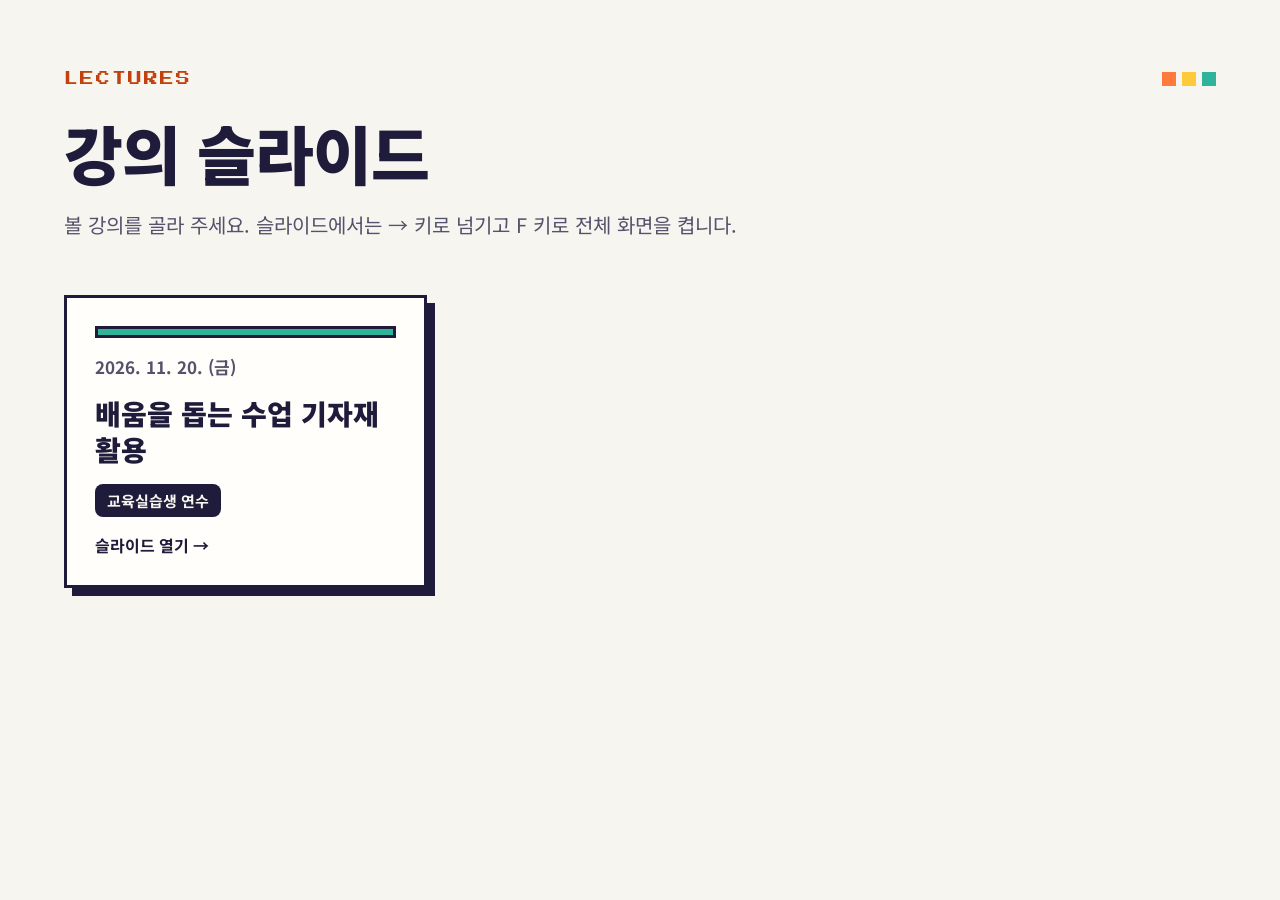
<file: index.html>
<!doctype html>
<html lang="ko">
<head>
<meta charset="utf-8">
<meta name="viewport" content="width=device-width, initial-scale=1">
<title>강의 슬라이드</title>
<link rel="preconnect" href="https://fonts.googleapis.com">
<link rel="preconnect" href="https://fonts.gstatic.com" crossorigin>
<link rel="stylesheet" href="https://fonts.googleapis.com/css2?family=Noto+Sans+KR:wght@400;700;900&family=Press+Start+2P&display=swap">
<style>
:root{--ink:#1F1B3A;--paper:#F7F5EF;--card:#FFFEFA;--soft:#55526B;--orange:#FF7A3D;--yellow:#FFC93C;--mint:#2FB39A}
*{margin:0;box-sizing:border-box}
body{background:var(--paper);color:var(--ink);font-family:'Noto Sans KR',Arial,sans-serif;min-height:100vh}
.wrap{max-width:1200px;margin:0 auto;padding:72px 24px 96px}
.top{display:flex;justify-content:space-between;align-items:flex-start;gap:16px}
.tag{font-family:'Press Start 2P','Courier New',monospace;font-size:14px;letter-spacing:2px;color:#C2410C}
.pix{display:flex;gap:6px}.pix i{display:block;width:14px;height:14px}
h1{font-size:clamp(40px,6vw,64px);font-weight:900;letter-spacing:-1px;margin-top:20px}
.lead{font-size:20px;color:var(--soft);margin-top:12px}
.grid{display:grid;grid-template-columns:repeat(auto-fill,minmax(320px,1fr));gap:32px;margin-top:56px}
a.card{display:flex;flex-direction:column;gap:16px;text-decoration:none;color:inherit;background:var(--card);border:3px solid var(--ink);box-shadow:8px 8px 0 var(--ink);padding:28px;transition:transform .15s,box-shadow .15s}
a.card:hover,a.card:focus-visible{transform:translate(-3px,-3px);box-shadow:11px 11px 0 var(--ink);outline:none}
.bar{height:12px;border:3px solid var(--ink)}
.date{font-size:17px;font-weight:700;color:var(--soft);letter-spacing:0}
.title{font-size:28px;font-weight:900;line-height:1.3}
.aud{align-self:flex-start;font-size:15px;font-weight:700;background:var(--ink);color:var(--paper);padding:6px 12px;border-radius:8px}
.go{margin-top:auto;font-weight:700;font-size:16px}
.empty{margin-top:56px;color:var(--soft)}
</style>
</head>
<body>
<div class="wrap">
  <div class="top">
    <p class="tag">LECTURES</p>
    <div class="pix"><i style="background:var(--orange)"></i><i style="background:var(--yellow)"></i><i style="background:var(--mint)"></i></div>
  </div>
  <h1>강의 슬라이드</h1>
  <p class="lead">볼 강의를 골라 주세요. 슬라이드에서는 → 키로 넘기고 F 키로 전체 화면을 켭니다.</p>
  <div class="grid" id="grid"></div>
</div>
<script src="lectures.js"></script>
<script>
(function(){
  var g=document.getElementById('grid'), list=window.LECTURES||[];
  if(!list.length){g.outerHTML='<p class="empty">아직 등록된 강의가 없습니다.</p>';return}
  function esc(s){return String(s||'').replace(/[&<>"]/g,function(c){return {'&':'&amp;','<':'&lt;','>':'&gt;','"':'&quot;'}[c]})}
  g.innerHTML=list.map(function(l){
    return '<a class="card" href="'+esc(l.path)+'">'+
      '<div class="bar" style="background:'+esc(l.color||'#FFC93C')+'"></div>'+
      '<p class="date">'+esc(l.date)+'</p>'+
      '<p class="title">'+esc(l.title)+'</p>'+
      '<p class="aud">'+esc(l.audience)+'</p>'+
      '<p class="go">슬라이드 열기 →</p></a>';
  }).join('');
})();
</script>
</body>
</html>
</file>
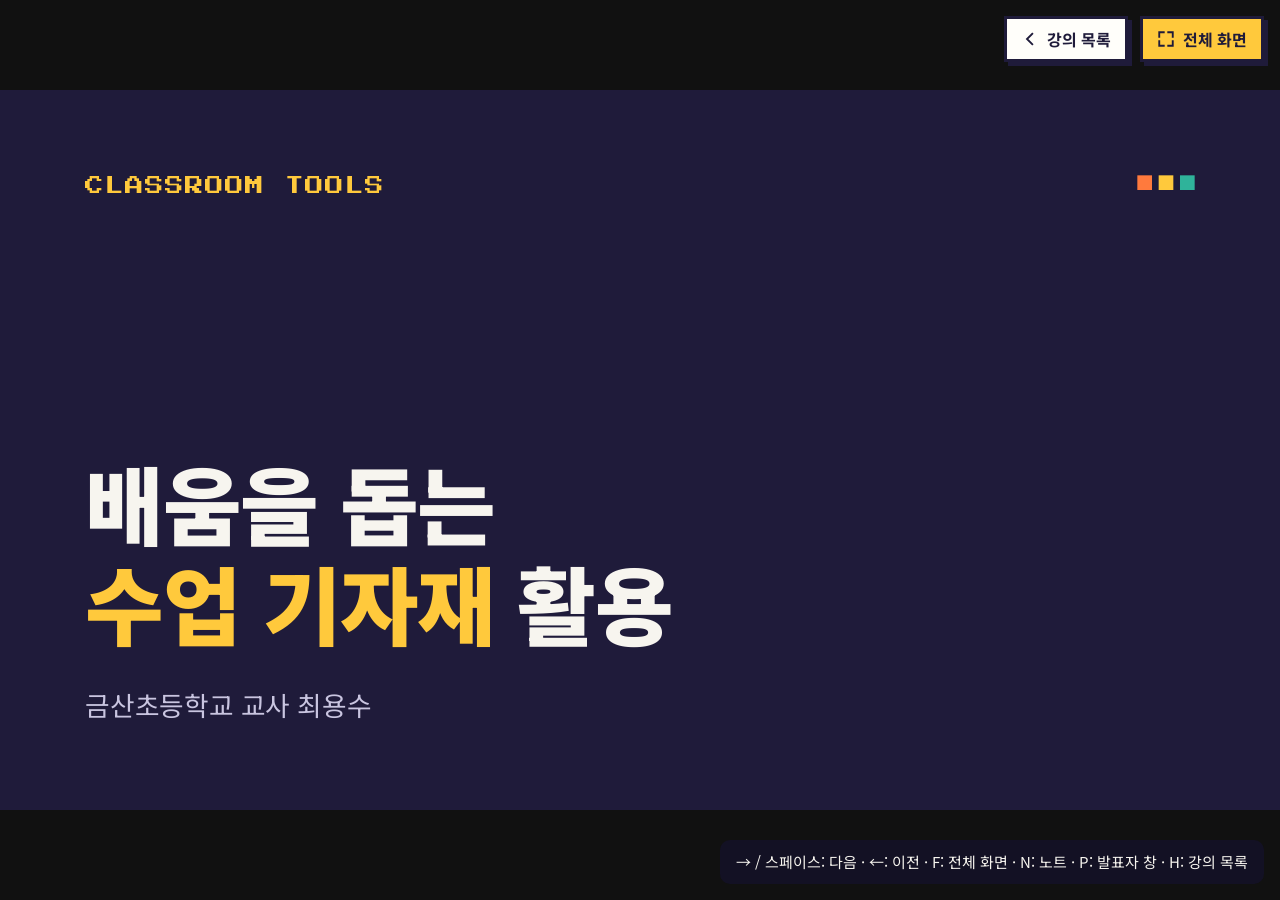
<file: 2026-11-20-classroom-tools/index.html>
<!doctype html>
<html lang="ko">
<head>
<meta charset="utf-8">
<meta name="viewport" content="width=device-width, initial-scale=1">
<title>배움을 돕는 수업 기자재 활용</title>
<link rel="preconnect" href="https://fonts.googleapis.com">
<link rel="preconnect" href="https://fonts.gstatic.com" crossorigin>
<link rel="stylesheet" href="https://fonts.googleapis.com/css2?family=Noto+Sans+KR:wght@400;700;900&family=Press+Start+2P&display=swap">
<link rel="stylesheet" href="deck.css">
<style>
*{margin:0;box-sizing:border-box}
html,body{width:100%;height:100%;overflow:hidden;background:#111}
body{font-size:32px;line-height:1.2}
#stage{position:absolute;left:50%;top:50%;width:1920px;height:1080px;overflow:hidden;transform-origin:center center}
#stage>section{position:absolute;left:0;top:0;width:1920px;height:1080px;overflow:hidden;display:none}
#stage>section.on,#stage>section.out{display:flex}
#stage>section.on{z-index:2}
#stage>section.out{z-index:1}
aside{display:none!important}
x-shape{display:block}
x-shape[kind="arrow-right"]{clip-path:polygon(0 30%,60% 30%,60% 0,100% 50%,60% 100%,60% 70%,0 70%)}
img{display:block}
img.zoomable{cursor:zoom-in}
#lightbox{position:fixed;inset:0;z-index:9999;background:transparent;display:none;align-items:center;justify-content:center;cursor:zoom-out}
#lightbox.open{display:flex}
#lightbox img{max-width:96vw;max-height:94vh;object-fit:contain;transform-origin:0 0;border-radius:6px}
a.qrlink{color:inherit;text-decoration:none;cursor:pointer;display:block}
p.url a.qrlink{display:inline;text-decoration:underline;text-underline-offset:6px}
/* slide transitions */
@keyframes fadeIn{from{opacity:0}to{opacity:1}}
@keyframes fadeOut{from{opacity:1}to{opacity:0}}
@keyframes pushInR{from{transform:translateX(100%)}to{transform:translateX(0)}}
@keyframes pushOutL{from{transform:translateX(0)}to{transform:translateX(-100%)}}
@keyframes pushInL{from{transform:translateX(-100%)}to{transform:translateX(0)}}
@keyframes pushOutR{from{transform:translateX(0)}to{transform:translateX(100%)}}
.t-fade-in{animation:fadeIn 450ms ease both}
.t-fade-out{animation:fadeOut 450ms ease both}
.t-push-in-r{animation:pushInR 700ms cubic-bezier(.65,0,.35,1) both}
.t-push-out-l{animation:pushOutL 700ms cubic-bezier(.65,0,.35,1) both}
.t-push-in-l{animation:pushInL 700ms cubic-bezier(.65,0,.35,1) both}
.t-push-out-r{animation:pushOutR 700ms cubic-bezier(.65,0,.35,1) both}
/* fullscreen button */
#topBtns{position:fixed;top:16px;right:16px;z-index:12;display:flex;gap:12px;transition:opacity .4s}
#topBtns.idle{opacity:0;pointer-events:none}
body.presenter #topBtns,:fullscreen #topBtns{display:none}
#homeBtn{display:flex;align-items:center;gap:8px;font:700 16px 'Noto Sans KR',sans-serif;color:#1F1B3A;background:#FFFEFA;border:3px solid #1F1B3A;box-shadow:4px 4px 0 #1F1B3A;padding:8px 14px;cursor:pointer;text-decoration:none}
#homeBtn:hover{transform:translate(-1px,-1px);box-shadow:5px 5px 0 #1F1B3A}
#homeBtn svg{width:18px;height:18px}
#fsBtn{display:flex;align-items:center;gap:8px;font:700 16px 'Noto Sans KR',sans-serif;color:#1F1B3A;background:#FFC93C;border:3px solid #1F1B3A;box-shadow:4px 4px 0 #1F1B3A;padding:8px 14px;cursor:pointer}
#fsBtn:hover{transform:translate(-1px,-1px);box-shadow:5px 5px 0 #1F1B3A}
#fsBtn svg{width:18px;height:18px}
/* notes + help */
#notes{position:fixed;left:0;right:0;bottom:0;max-height:40vh;overflow:auto;background:rgba(20,18,40,.94);color:#F7F5EF;font:20px/1.6 'Noto Sans KR',sans-serif;padding:20px 28px;display:none;z-index:10}
#notes b{color:#FFC93C}
#help{position:fixed;right:16px;bottom:16px;background:rgba(20,18,40,.85);color:#F7F5EF;font:15px/1.6 'Noto Sans KR',sans-serif;padding:10px 16px;border-radius:10px;z-index:11;transition:opacity .6s}
#help.hide{opacity:0;pointer-events:none}
/* presenter view */
body.presenter{background:#1F1B3A;color:#F7F5EF;font-family:'Noto Sans KR',sans-serif;overflow:auto}
body.presenter #stage,body.presenter #help{display:none}
#pv{display:none;padding:32px;gap:24px;flex-direction:column;min-height:100%}
body.presenter #pv{display:flex}
#pv .top{display:flex;justify-content:space-between;align-items:baseline;gap:16px}
#pv .num{font:700 28px 'Noto Sans KR';color:#FFC93C}
#pv .clock{font:700 36px 'Noto Sans KR'}
#pv .title{font:900 40px/1.3 'Noto Sans KR'}
#pv .note{font:400 26px/1.7 'Noto Sans KR';background:rgba(255,255,255,.06);padding:24px;border-radius:12px;white-space:pre-wrap}
#pv .next{font:400 22px 'Noto Sans KR';color:#C9C5E0}
#pv .btns{display:flex;gap:12px}
#pv button{font:700 24px 'Noto Sans KR';padding:14px 28px;border-radius:10px;border:0;background:#FFC93C;color:#1F1B3A;cursor:pointer}
</style>
</head>
<body>
<div id="stage">
<section id="cover" class="dark">
<div class="pix"><div class="px p1"></div><div class="px p2"></div><div class="px p3"></div></div>
<p class="tag">CLASSROOM TOOLS</p>
<div class="spacer"></div>
<h1 class="rise" style="--i:1">배움을 돕는<br><span class="hl">수업 기자재</span> 활용</h1>
<p class="sub rise" style="--i:3; margin-top:48px">금산초등학교 교사 최용수</p>
<aside>인사 후 바로 다음 장의 질문으로 넘어갑니다. 전체 40분: 설명 6분, 실습 약 24분, 자료 쌓기 7분, 마무리 3분.</aside>
</section>
<section id="question" class="accent">
<p class="tag">TODAY'S QUESTION</p>
<div class="spacer"></div>
<h1 class="rise" style="--i:1">이 도구는<br>학생의 배움을<br>어떻게 돕는가?</h1>
<div class="spacer"></div>
<aside>오늘 강의 내내 이 질문으로 돌아온다고 미리 말합니다. 활동이 끝날 때마다 이 질문을 다시 던집니다.</aside>
</section>
<section id="agenda" data-transition="push">
<div class="pix"><div class="px p1"></div><div class="px p2"></div><div class="px p3"></div></div>
<p class="tag">TODAY</p>
<h2>오늘의 순서</h2>
<div class="spacer"></div>
<div class="agenda">
<div class="ag ag-1 rise" style="--i:1"><p class="an">PART 1</p><p class="at">수업 기자재<br>알아보기</p><p class="ad">의미와 종류, 우리 반 사례</p></div>
<div class="ag ag-2 rise" style="--i:2"><p class="an">PART 2</p><p class="at">직접<br>써 보기</p><p class="ad">패들렛, 캐치마인드</p></div>
<div class="ag ag-3 rise" style="--i:3"><p class="an">PART 3</p><p class="at">자료<br>쌓아 가기</p><p class="ad">노션, 학급 미술관</p></div>
</div>
<div class="spacer"></div>
<aside>오늘은 세 부분으로 진행합니다. 먼저 수업 기자재가 무엇이고 어떤 종류가 있는지 보고, 두 번째는 여러분 폰으로 직접 써 보고, 마지막으로 자료를 어떻게 쌓아 가는지 이야기합니다. "두 번째 파트에서 폰을 쓰니 미리 꺼내 두셔도 좋습니다." (10초)</aside>
</section>
<section id="div1" class="divider d1">
<p class="pnum rise" style="--i:0">PART 1</p>
<h1 class="rise" style="--i:1; margin-top:48px">수업 기자재 알아보기</h1>
<div class="blocks"><div class="blk"></div><div class="blk blk-l"></div><div class="blk"></div></div>
<aside>PART 1 시작. "먼저 수업 기자재가 무엇이고, 어떤 종류가 있는지 보겠습니다." (10초)</aside>
</section>
<section id="define" class="part1">
<div class="pix"><div class="px p1"></div><div class="px p2"></div><div class="px p3"></div></div>
<p class="tag">PART 1</p>
<h2>수업 기자재란</h2>
<div class="spacer"></div>
<p class="lead rise" style="--i:1; font-size:88px">교사의 설명을 돕고<br>학생의 활동을 지원하는<br>기기와 <span style="color:#2FB39A">디지털 도구</span></p>
<div class="spacer"></div>
<p class="pill rise" style="--i:3; font-size:56px">많이 쓰기보다 <span style="color:#FFC93C">잘 고르기</span></p>
<aside>오늘 말하는 기자재는 전자칠판, 실물화상기, 태블릿 같은 기계만이 아니라, 패들렛, 생성형 AI, 노션처럼 수업을 준비하고 진행하고 기록하는 데 쓰는 디지털 도구까지 포함합니다. 기능을 많이 쓰는 것이 아니라, 학생이 무엇을 배우고 어떻게 참여할지 먼저 생각하고 도구를 고르는 것이 핵심입니다. (약 1분)</aside>
</section>
<section id="groups" class="part1">
<div class="pix"><div class="px p1"></div><div class="px p2"></div><div class="px p3"></div></div>
<p class="tag">PART 1</p>
<h2>기자재의 세 묶음</h2>
<div class="cards">
<div class="card rise" style="--i:1">
<p class="cnum">01</p>
<h3>함께 보고 듣기</h3>
<p class="today">전자칠판 ★</p>
<p class="item">실물화상기</p>
<p class="item">스피커</p>
</div>
<div class="card rise" style="--i:2">
<p class="cnum">02</p>
<h3>탐색과 표현</h3>
<p class="today">스마트폰 ★</p>
<p class="item">태블릿</p>
<p class="item">컴퓨터</p>
</div>
<div class="card rise" style="--i:3">
<p class="cnum">03</p>
<h3>공유와 준비</h3>
<p class="today">패들렛 ★</p>
<p class="today">생성형 AI ★</p>
<p class="today">노션 ★</p>
</div>
</div>
<p class="foot">★ 오늘 직접 쓰거나 보여 드릴 도구</p>
<aside>원고 2장의 세 묶음입니다. 별표가 오늘 강의에서 쓰는 도구라서, 이 장이 오늘 강의의 지도 역할을 합니다. 이 장을 띄운 채 "이 중에 실습 교실에서 써 본 게 있나요?" 하고 손을 들게 해 한 번 묻고 넘어갑니다. 전체를 훑고 다음 세 장에서 묶음별로 설명합니다. (1분)</aside>
</section>
<section id="kind-see" class="part1">
<div class="pix"><div class="px p1"></div><div class="px p2"></div><div class="px p3"></div></div>
<p class="tag">PART 1 · TYPE 01</p>
<h2>함께 보고 듣기</h2>
<div class="kinds">
<div class="kind rise" style="--i:1"><p class="kn-today">전자칠판 ★</p><p class="kd">자료와 함께 볼 곳, 물을 질문을 띄우기</p></div>
<div class="kind rise" style="--i:2"><p class="kn">실물화상기</p><p class="kd">시범, 풀이 과정, 작품의 세부를 크게</p></div>
<div class="kind rise" style="--i:3"><p class="kn">스피커</p><p class="kd">수업 전 교실 뒤에서 음량 확인하기</p></div>
</div>
<aside>전자칠판은 자료를 많이 보여 주기보다 관찰할 부분과 생각할 질문을 함께 띄울 때 힘이 있습니다. 실물화상기는 교사의 시범, 학생의 풀이 과정, 작품의 세부 표현을 크게 보여 줄 때 씁니다. 없으면 스마트폰 카메라로 대신할 수 있습니다. 스피커는 음악, 이야기, 소리 자료를 들려줄 때 쓰며, 수업 전에 교실 여러 위치에서 음량과 전달 상태를 확인합니다. (1분)</aside>
</section>
<section id="board" class="part1">
<div class="cols">
<div class="col-text">
<p class="tag">PART 1 · EXAMPLE</p>
<h2>우리 반<br>전자칠판</h2>
<div class="spacer"></div>
<div class="rules" style="margin-top:0">
<div class="rule rise" style="--i:1"><p class="n">01</p><p class="t">오늘의 시간표</p></div>
<div class="rule rise" style="--i:2"><p class="n">02</p><p class="t">지금 수업 안내</p></div>
<div class="rule rise" style="--i:3"><p class="n">03</p><p class="t">과제 제출 확인</p></div>
</div>
<div class="spacer"></div>
</div>
<img class="shot rise zoomable" style="--i:1; width:1040px; height:585px" src="assets/board.jpg" alt="교실 전자칠판에 띄우는 시간표, 시계, 일기 제출 확인 화면">
</div>
<aside>"제 교실 전자칠판에는 하루 종일 이 화면이 떠 있습니다." 오늘의 시간표, 지금 무슨 수업인지, 일기 제출이나 1인 1역 같은 확인을 한 화면에서 함께 봅니다. 전자칠판은 수업 자료만 띄우는 게 아니라 하루 흐름을 반 전체가 함께 보는 판이 될 수 있습니다. 이 화면도 AI와 함께 직접 만들었습니다. 학생 이름은 가린 화면입니다. (1분)</aside>
</section>
<section id="kind-explore" class="part1">
<div class="pix"><div class="px p1"></div><div class="px p2"></div><div class="px p3"></div></div>
<p class="tag">PART 1 · TYPE 02</p>
<h2>탐색과 표현</h2>
<div class="kinds">
<div class="kind rise" style="--i:1"><p class="kn-today">스마트폰 ★</p><p class="kd">촬영, 녹음, 결과물 올리기</p></div>
<div class="kind rise" style="--i:2"><p class="kn">태블릿</p><p class="kd">자료 탐색, 결과물 만들기</p></div>
<div class="kind rise" style="--i:3"><p class="kn">컴퓨터</p><p class="kd">검색, 문서와 발표 자료 만들기</p></div>
</div>
<div class="tip rise" style="--i:4"><div class="tip-mark"></div><p class="tt">기기가 부족하면 짝·모둠으로, 조작·기록·발표 역할 나누기</p></div>
<aside>학생 기기는 활동 목적과 사용 범위를 먼저 안내해야 과제에 집중합니다. 기기가 부족하면 짝이나 모둠 단위로 쓰되 조작, 기록, 발표 역할을 나눕니다. 조작에서 멈추지 않도록 찾은 자료를 비교하거나 고른 이유를 말하게 합니다. (1분)</aside>
</section>
<section id="kind-share" class="part1">
<div class="pix"><div class="px p1"></div><div class="px p2"></div><div class="px p3"></div></div>
<p class="tag">PART 1 · TYPE 03</p>
<h2>공유와 준비</h2>
<div class="kinds">
<div class="kind rise" style="--i:1"><p class="kn-today">패들렛 ★</p><p class="kd">자료·링크 공유, 의견과 작품 모으기</p></div>
<div class="kind rise" style="--i:2"><p class="kn-today">생성형 AI ★</p><p class="kd">예시 답안, 예시 작품, 수업 프로그램 만들기</p></div>
<div class="kind rise" style="--i:3"><p class="kn-today">노션 ★</p><p class="kd">학급 일지, 자료 모으고 기록하기</p></div>
</div>
<aside>패들렛은 교사가 수업 자료와 사이트 링크를 학생들에게 나눠 주는 데 많이 쓰고, 학생의 의견이나 작품을 한곳에 모을 때도 씁니다. 생성형 AI로는 학생들에게 보여 줄 예시 답안, 예시 작품을 만들고, 생각 오락실처럼 수업에 쓸 프로그램까지 만들 수 있습니다. 어떤 것이든 정확성과 적절성은 교사가 검토합니다. 노션은 학급 일지를 쓰고, 수업 자료를 모으고 기록하는 데 씁니다. 셋 다 오늘 보여 드립니다. (1분)</aside>
</section>
<section id="padlet-share" data-transition="push" class="part1">
<p class="tag">PART 1 · EXAMPLE</p>
<h2>우리 반 패들렛</h2>
<div class="spacer"></div>
<div style="display:flex; align-items:center; gap:40px">
<a class="qrlink" href="https://padlet.com/dobbi7871/6-2-71csulz6ak85967y" target="_blank" rel="noopener" style="flex:none"><img class="shot rise" style="--i:1; width:444px; height:497px; object-fit:cover" src="assets/qr-corner.jpg" alt="칠판 오른쪽 위에 붙여 둔 패들렛 QR 코드와 짧은 주소"></a>
<x-shape kind="arrow-right" class="arrow" style="background:#2FB39A"></x-shape>
<a class="qrlink" href="https://padlet.com/dobbi7871/6-2-71csulz6ak85967y" target="_blank" rel="noopener" style="flex:none"><img class="shot rise" style="--i:2; width:900px; height:497px" src="assets/padlet-board.jpg" alt="6-2 링크 공유 패들렛 보드 화면"></a>
</div>
<div class="spacer"></div>
<div class="ask rise" style="--i:3; margin-top:0; font-size:44px"><div class="ask-mark"></div><p>칠판의 QR · 짧은 주소 → 링크 보드 → 오늘 쓸 사이트</p></div>
<aside>패들렛은 학생 의견을 모으는 것만큼 교사가 자료를 나눠 주는 데 많이 씁니다. 우리 반은 칠판 오른쪽 위에 링크 보드의 QR과 짧은 주소를 붙여 두고, 학생들이 그걸로 들어옵니다. QR이 안 찍히는 기기를 위해 짧은 주소도 함께 적어 둡니다. 보드에는 매일 쓰는 사이트를 '고정 사이트' 칸에, 그때그때 쓰는 사이트를 '각종 사이트' 칸에 올려 두고, 결과물 공유방도 여기서 들어갑니다. 학생들은 링크 하나만 알면 오늘 쓸 사이트에 바로 들어갈 수 있습니다. (1분)</aside>
</section>
<section id="div2" class="divider d2">
<p class="pnum rise" style="--i:0">PART 2</p>
<h1 class="rise" style="--i:1; margin-top:48px">직접 써 보기</h1>
<div class="blocks"><div class="blk"></div><div class="blk blk-l"></div><div class="blk"></div></div>
<aside>PART 2 시작. "이제 직접 써 보겠습니다. 폰을 꺼내 주세요." (10초)</aside>
</section>
<section id="padlet-in" class="part2">
<div class="cols">
<div class="col-text">
<p class="tag">PART 2 · STEP 01</p>
<h2>패들렛 입장</h2>
<div class="spacer"></div>
<p class="lead rise" style="--i:1">QR을 찍고<br>지금 내 배터리 남기기</p>
<p class="sub rise" style="--i:2; margin-top:32px">예) 40%, 어제 지도안 쓰느라</p>
<div class="spacer"></div>
</div>
<div class="qrbox rise" style="--i:2"><a class="qrlink" href="https://padlet.com/dobbi7871/padlet-s025i2ofv2em3ixh12wl" target="_blank" rel="noopener"><img src="assets/qr-padlet.png" alt="패들렛 입장 QR 코드" style="width:600px; height:600px; object-fit:contain"></a></div>
</div>
<aside>첫 칸에 '지금 내 배터리'를 숫자와 이유 한마디로 올리게 합니다. 제목에는 번호만 씁니다. 몇 개를 소리 내어 읽고 "평균 배터리 몇 %네요"처럼 받아치며 분위기를 풉니다. 오늘 쓸 링크와 결과물이 모두 이 보드에 모입니다. (3분)</aside>
</section>
<section id="catch" class="dark part2">
<div class="cols">
<div class="col-text">
<p class="tag">PART 2 · STEP 02</p>
<h2>픽셀 캐치마인드</h2>
<div class="spacer"></div>
<div class="rules" style="margin-top:0">
<div class="rule rise" style="--i:1"><p class="n">01</p><p class="t">그리는 사람 1~3명</p></div>
<div class="rule rise" style="--i:2"><p class="n">02</p><p class="t">20초씩 이어 그리기</p></div>
<div class="rule rise" style="--i:3"><p class="n">03</p><p class="t">정답 기회는 3번</p></div>
</div>
<div class="spacer"></div>
</div>
<div class="qrbox rise" style="--i:2"><a class="qrlink" href="https://dobbi52.github.io/catchmind/" target="_blank" rel="noopener"><img src="assets/qr-catch.png" alt="픽셀 캐치마인드 접속 QR 코드" style="width:600px; height:600px; object-fit:contain"></a></div>
</div>
<aside>교사 화면은 전자칠판에 띄우고, 교생은 폰으로 접속합니다. 그린 팀도 맞힌 사람과 같은 점수를 받습니다. 몇 판 진행합니다. (8분)</aside>
</section>
<section id="arcade" class="part2">
<div class="cols">
<div class="col-text">
<p class="tag">PART 2 · BEHIND</p>
<h2>생각 오락실</h2>
<p class="sub" style="margin-top:16px">AI와 게임을 만든 과정</p>
<div class="rules">
<div class="rule rise" style="--i:1"><p class="n">01</p><p class="t">AI에 요청</p></div>
<div class="rule rise" style="--i:2"><p class="n">02</p><p class="t">직접 해 보기</p></div>
<div class="rule rise" style="--i:3"><p class="n">03</p><p class="t">고치기</p></div>
<div class="rule rise" style="--i:4"><p class="n">04</p><p class="t">수업에 적용</p></div>
</div>
</div>
<a class="qrlink" href="https://dobbi52.github.io/games/" target="_blank" rel="noopener" style="flex:none;align-self:center"><img class="shot rise" style="--i:2; width:1040px; height:714px" src="assets/arcade.jpg" alt="생각 오락실 게임 목록 화면"></a>
</div>
<aside>넘어오며 한마디: "방금 칠판에는 제 화면, 여러분 폰에는 학생 화면이 떠 있었죠. 큰 화면과 학생 기기를 같이 쓰는 게 기본 구조입니다." 이어서 방금 한 캐치마인드도 AI와 함께 만들었다고 밝힙니다. 처음 요청, 직접 해 보고 고친 점(예: 그리는 시간, 출제자 수), 그다음 수업에 적용한 이야기를 짧게 합니다. AI가 만든 결과는 교사가 정확성과 적절성을 검토해야 한다는 원고 내용과 연결합니다. (3분)</aside>
</section>
<section id="rainbow" class="part2">
<div class="pix"><div class="px p1"></div><div class="px p2"></div><div class="px p3"></div></div>
<p class="tag">PART 2 · STEP 03</p>
<h2>무지개 색 모으기</h2>
<div class="chips">
<a class="qrlink" href="https://padlet.com/dobbi7871/padlet-s025i2ofv2em3ixh12wl" target="_blank" rel="noopener"><div class="chip rise" style="--i:1"><div class="sw" style="background:#E5484D"></div><p class="cn">빨강</p></div></a>
<a class="qrlink" href="https://padlet.com/dobbi7871/padlet-s025i2ofv2em3ixh12wl" target="_blank" rel="noopener"><div class="chip rise" style="--i:2"><div class="sw" style="background:#F5821F"></div><p class="cn">주황</p></div></a>
<a class="qrlink" href="https://padlet.com/dobbi7871/padlet-s025i2ofv2em3ixh12wl" target="_blank" rel="noopener"><div class="chip rise" style="--i:3"><div class="sw" style="background:#F5C518"></div><p class="cn">노랑</p></div></a>
<a class="qrlink" href="https://padlet.com/dobbi7871/padlet-s025i2ofv2em3ixh12wl" target="_blank" rel="noopener"><div class="chip rise" style="--i:4"><div class="sw" style="background:#3BA55C"></div><p class="cn">초록</p></div></a>
<a class="qrlink" href="https://padlet.com/dobbi7871/padlet-s025i2ofv2em3ixh12wl" target="_blank" rel="noopener"><div class="chip rise" style="--i:5"><div class="sw" style="background:#3A7BD5"></div><p class="cn">파랑</p></div></a>
<a class="qrlink" href="https://padlet.com/dobbi7871/padlet-s025i2ofv2em3ixh12wl" target="_blank" rel="noopener"><div class="chip rise" style="--i:6"><div class="sw" style="background:#8B5CF6"></div><p class="cn">보라</p></div></a>
</div>
<div class="steps">
<p class="step">① 여섯 색을 하나씩 찾기</p>
<p class="step">② 색 칸마다 사진만 올리기</p>
</div>
<aside>모두가 여섯 색을 하나씩 찾아 찍고, 패들렛의 같은 색 칸에 제목과 내용 없이 사진만 올립니다. 사람 얼굴은 찍지 않도록 안내합니다. 20명이면 사진이 120장 정도 모입니다. 시간이 모자라면 "찾은 색까지만 올리기"로 마무리합니다. (촬영과 게시 6~7분)</aside>
</section>
<section id="rainbow-back" data-transition="push" class="alt part2">
<div class="pix"><div class="px p1"></div><div class="px p2"></div><div class="px p3"></div></div>
<p class="tag">PART 2 · LOOK BACK</p>
<h2>칸을 나누면</h2>
<div class="spacer"></div>
<p class="lead rise" style="--i:1; font-size:80px; line-height:1.3">모둠별 · 주제별<br><span class="hl">모음</span>이 됩니다</p>
<div class="spacer"></div>
<p class="sub rise" style="--i:3">내 실습 반에서는 어디에 쓸 수 있을까요?</p>
<aside>전자칠판에 완성된 무지개 보드를 같이 봅니다. 칸 구조가 모둠별, 주제별 활동 모음으로 바로 쓰인다는 점을 짚고, 실습 반에서 쓸 교과나 학년을 한두 명에게 묻습니다. (5분)</aside>
</section>
<section id="archive" class="d3">
<p class="pnum">PART 3</p>
<h1 class="rise" style="--i:0; margin-top:32px">자료 쌓아 가기</h1>
<div class="compare">
<div class="cpanel rise" style="--i:1">
<h3>매년 처음부터</h3>
<div class="years">
<div class="year"><div class="b b-flat"></div><p class="yl">1년차</p></div>
<div class="year"><div class="b b-flat"></div><p class="yl">2년차</p></div>
<div class="year"><div class="b b-flat"></div><p class="yl">3년차</p></div>
</div>
</div>
<div class="cpanel rise" style="--i:2">
<h3>좋았던 것을 쌓기</h3>
<div class="years">
<div class="year"><div class="b b-new"></div><p class="yl">1년차</p></div>
<div class="year"><div class="b b-new"></div><div class="b"></div><p class="yl">2년차</p></div>
<div class="year"><div class="b b-new"></div><div class="b"></div><div class="b"></div><p class="yl">3년차</p></div>
</div>
</div>
</div>
<div class="ask rise" style="--i:3"><div class="ask-mark"></div><p>수업하고, 좋았던 것을 남기면 내년이 쉬워진다</p></div>
<aside>PART 3 시작. "이제 마지막으로, 자료를 어떻게 쌓아 가는지 이야기하겠습니다." 왼쪽은 해마다 처음부터 새로 준비하는 방식입니다. 몇 년이 지나도 높이가 그대로입니다. 오른쪽은 수업을 하고 그중 좋았던 것을 골라 남기는 방식입니다. 해마다 한 칸씩 쌓여서, 3년차에는 꺼내 쓸 자료가 세 배가 됩니다. 주황색 칸이 올해 새로 더한 것입니다. 핵심은 매년 새로 준비하는 게 아니라, 수업하고 좋았던 것을 아카이빙하는 것입니다. 이어서 제가 실제로 쌓아 온 방법(노션, 학급 미술관)을 보여 드립니다. (1분)</aside>
</section>
<section id="notion" class="part3">
<div class="cols">
<div class="col-text">
<p class="tag">PART 3 · ARCHIVE 01</p>
<h2>노션</h2>
<a class="qrlink" href="https://app.notion.com/p/2026-6-2-25bb513a5a0c8073bc5df16f6a9d6c51?source=copy_link" target="_blank" rel="noopener"><div class="nmain-card rise" style="--i:1"><p class="nl">주 사용 목적</p><p class="nm">학급 일지 ↗</p></div></a>
<p class="nlabel rise" style="--i:2">함께 모으는 것</p>
<div class="nboxes">
<div class="nbox rise" style="--i:3"><div class="nbox-mark"></div><p class="nt">미술 활동</p></div>
<div class="nbox rise" style="--i:4"><div class="nbox-mark"></div><p class="nt">교육 영상</p></div>
<div class="nbox rise" style="--i:5"><div class="nbox-mark"></div><p class="nt">놀이 활동</p></div>
</div>
</div>
<img class="shot rise" style="--i:1; width:895px; height:824px" src="assets/notion.png" alt="노션 미술 활동 아카이빙 표 화면">
</div>
<aside>노션의 주 사용 목적은 학급 일지 작성입니다. 여기에 미술 활동, 교육 영상, 놀이 활동을 함께 모읍니다. 화면은 미술 활동 목록으로, 활동명, 링크, 해 봤는지 체크, 시기, 준비물로 나눠 두어서 "3월 첫 주에 뭘 하지?" 할 때 바로 찾을 수 있습니다. 처음에는 활동명, 시기, 준비물 세 칸만 있어도 시작할 수 있다고 말로 전합니다. 마지막 장의 '내 첫 자료 한 줄'이 이 형식을 그대로 씁니다. (3분)</aside>
</section>
<section id="gallery" class="part3">
<div class="cols">
<div class="col-text">
<p class="tag">PART 3 · ARCHIVE 02</p>
<h2>우리 교실<br>미술관</h2>
<p class="lead rise" style="--i:1; margin-top:56px; font-size:56px">학생 작품이<br>해마다 너무 많아져<br><span class="hl">사이트로</span> 모읍니다</p>
<p class="sub rise" style="--i:2; margin-top:48px">연도별 전시실 · 대표 작품실</p>
</div>
<a class="qrlink" href="https://dobbi52.github.io/art-gallery/?view=f7t3p2wf2v37" target="_blank" rel="noopener" style="flex:none;align-self:center"><img class="shot rise" style="--i:1; width:960px; height:707px" src="assets/gallery.jpg" alt="학급 미술관 사이트의 신문지 표현 작품 목록 화면"></a>
</div>
<aside>학생들의 실제 미술 작품도 해마다 사진으로 폴더에 모아 왔는데, 양이 너무 많아져 관리가 힘들어서 학급 미술관 사이트를 만들었습니다. 연도별 미술관과 대표 작품실로 나뉘어 있어 다음 해 수업의 예시 자료로 바로 씁니다. 학생 이름은 가린 화면입니다. 학생 이름, 얼굴, 결과물은 공유 범위를 꼭 확인하라는 유의점도 함께 짚습니다. (3분)</aside>
</section>
<section id="summary">
<div class="pix"><div class="px p1"></div><div class="px p2"></div><div class="px p3"></div></div>
<p class="tag">REVIEW</p>
<h2>오늘 기억할 세 가지</h2>
<div class="phases">
<div class="phase rise" style="--i:1"><p class="when">01 · PART 1</p><h3>잘 고르기</h3><p style="font-size:32px;font-weight:500;opacity:.7;margin-top:16px;line-height:1.45">많이 쓰기보다<br>배움에 맞게</p></div>
<div class="phase rise" style="--i:2"><p class="when">02 · PART 2</p><h3>해 보고 고치기</h3><p style="font-size:32px;font-weight:500;opacity:.7;margin-top:16px;line-height:1.45">직접 해 보고, 고치고<br>수업에 적용</p></div>
<div class="phase rise" style="--i:3"><p class="when">03 · PART 3</p><h3>좋았던 것 쌓기</h3><p style="font-size:32px;font-weight:500;opacity:.7;margin-top:16px;line-height:1.45">매년 처음부터가 아니라<br>남기고 쌓아 가기</p></div>
</div>
<div class="ask rise" style="--i:4"><div class="ask-mark"></div><p>이 도구는 학생의 배움을 어떻게 돕는가?</p></div>
<aside>처음 던진 질문으로 돌아가 1분 정리합니다. 세 파트에서 한 가지씩만 기억하면 됩니다. 도구는 많이 쓰기보다 배움에 맞게 고르고, 직접 해 보고 고친 뒤 수업에 적용하고, 좋았던 것은 남겨서 해마다 쌓아 갑니다.</aside>
</section>
<section id="first" class="dark">
<div class="pix"><div class="px p1"></div><div class="px p2"></div><div class="px p3"></div></div>
<p class="tag">Q &amp; A</p>
<div class="spacer"></div>
<h1 class="rise" style="--i:0">질문 있으신가요?</h1>
<p class="sub rise" style="--i:2; margin-top:48px; font-size:52px">자료는 오늘부터, <span class="hl">한 줄씩</span></p>
<div class="spacer"></div>
<aside>말로 질문을 받습니다. 시간이 남으면 더 받고, 모자라면 한두 개만 받고 마칩니다. 마치며 한마디: "오늘 본 노션 표처럼, 활동명 · 시기 · 준비물 한 줄부터 쌓아 가 보세요." 인사.</aside>
</section>
</div>
<div id="lightbox" aria-hidden="true"><img alt=""></div>
<div id="topBtns"><a id="homeBtn" href="../" aria-label="강의 목록으로 돌아가기"><svg viewBox="0 0 24 24" fill="none" stroke="currentColor" stroke-width="2.5" stroke-linecap="square"><path d="M15 5l-7 7 7 7"/></svg>강의 목록</a><button id="fsBtn" type="button" aria-label="전체 화면으로 보기"><svg viewBox="0 0 24 24" fill="none" stroke="currentColor" stroke-width="2.5" stroke-linecap="square"><path d="M3 9V3h6M21 9V3h-6M3 15v6h6M21 15v6h-6"/></svg>전체 화면</button></div>
<div id="notes"></div>
<div id="help">→ / 스페이스: 다음 · ←: 이전 · F: 전체 화면 · N: 노트 · P: 발표자 창 · H: 강의 목록</div>
<div id="pv">
  <div class="top"><span class="num" id="pvNum"></span><span class="clock" id="pvClock">00:00</span></div>
  <div class="title" id="pvTitle"></div>
  <div class="note" id="pvNote"></div>
  <div class="next" id="pvNext"></div>
  <div class="btns"><button id="pvPrev">◀ 이전</button><button id="pvGo">다음 ▶</button><button id="pvReset">시간 초기화</button></div>
</div>
<script>
(function(){
  var stage=document.getElementById('stage');
  var S=[].slice.call(stage.children).filter(function(e){return e.tagName==='SECTION'});
  var N=S.length, cur=-1, busy=null;
  var presenter=/[?&]presenter/.test(location.search);
  var ch=null; try{ch=new BroadcastChannel('gijajae-deck')}catch(e){}
  if(presenter) document.body.classList.add('presenter');
  function titleOf(s){var h=s.querySelector('h1,h2');return h?h.textContent.replace(/\s+/g,' ').trim():s.id}
  function noteOf(s){var a=s.querySelector('aside');return a?a.textContent.trim():''}
  function fit(){var k=Math.min(innerWidth/1920,innerHeight/1080);stage.style.transform='translate(-50%,-50%) scale('+k+')'}
  addEventListener('resize',fit);fit();
  function clearT(el){el.classList.remove('t-fade-in','t-fade-out','t-push-in-r','t-push-out-l','t-push-in-l','t-push-out-r')}
  function show(n,from){
    n=Math.max(0,Math.min(N-1,n)); if(n===cur) return;
    var prev=cur>=0?S[cur]:null, next=S[n], fwd=n>cur;
    if(busy){clearTimeout(busy.t);busy.done()}
    var push=false;
    if(prev){ var leaving=fwd?prev:next; push=Math.abs(n-cur)===1 && leaving.getAttribute('data-transition')==='push'; }
    if(prev){
      clearT(prev);clearT(next);
      prev.classList.remove('on');prev.classList.add('out');next.classList.add('on');
      void next.offsetWidth;
      if(push){prev.classList.add(fwd?'t-push-out-l':'t-push-out-r');next.classList.add(fwd?'t-push-in-r':'t-push-in-l')}
      else{prev.classList.add('t-fade-out');next.classList.add('t-fade-in')}
      var done=function(){prev.classList.remove('out');clearT(prev);clearT(next);busy=null};
      busy={done:done,t:setTimeout(done,push?720:470)};
    } else { next.classList.add('on') }
    cur=n;
    if(!presenter){ try{history.replaceState(null,'','#'+(n+1))}catch(e){} }
    renderNotes();
    if(ch && from!=='remote') ch.postMessage({go:n});
  }
  function go(d){show(cur+d)}
  var notesEl=document.getElementById('notes');
  function renderNotes(){
    var s=S[cur];
    notesEl.innerHTML='<b>'+(cur+1)+' / '+N+' · '+titleOf(s)+'</b><br>'+noteOf(s).replace(/</g,'&lt;');
    if(presenter){
      document.getElementById('pvNum').textContent=(cur+1)+' / '+N;
      document.getElementById('pvTitle').textContent=titleOf(s);
      document.getElementById('pvNote').textContent=noteOf(s)||'(노트 없음)';
      document.getElementById('pvNext').textContent=cur<N-1?'다음: '+titleOf(S[cur+1]):'마지막 장입니다';
    }
  }
  if(ch) ch.onmessage=function(e){ if(e.data && typeof e.data.go==='number') show(e.data.go,'remote'); if(e.data&&e.data.ask&&!presenter) ch.postMessage({go:cur}) };
  var lb=document.getElementById('lightbox'), lbImg=lb.querySelector('img');
  var lbSrcEl=null, lbBusy=false, EASE='cubic-bezier(.22,.8,.24,1)';
  function lbDelta(from,to){return 'translate('+(from.left-to.left)+'px,'+(from.top-to.top)+'px) scale('+(from.width/to.width)+','+(from.height/to.height)+')'}
  function lbOpen(el){
    if(lbBusy) return; lbBusy=true; lbSrcEl=el;
    lbImg.src=el.src; lbImg.alt=el.alt||''; lb.classList.add('open');
    var a=el.getBoundingClientRect(), b=lbImg.getBoundingClientRect();
    el.style.visibility='hidden';
    lb.animate([{background:'rgba(18,15,38,0)'},{background:'rgba(18,15,38,.94)'}],{duration:420,easing:'ease-out',fill:'forwards'});
    var an=lbImg.animate([{transform:lbDelta(a,b)},{transform:'none'}],{duration:480,easing:EASE});
    an.onfinish=function(){lbBusy=false};
  }
  function lbClose(){
    if(lbBusy||!lb.classList.contains('open')) return; lbBusy=true;
    var el=lbSrcEl, a=el.getBoundingClientRect(), b=lbImg.getBoundingClientRect();
    lb.animate([{background:'rgba(18,15,38,.94)'},{background:'rgba(18,15,38,0)'}],{duration:400,easing:'ease-in',fill:'forwards'});
    var an=lbImg.animate([{transform:'none'},{transform:lbDelta(a,b)}],{duration:420,easing:EASE,fill:'forwards'});
    an.onfinish=function(){lb.classList.remove('open');el.style.visibility='';lb.getAnimations().forEach(function(x){x.cancel()});an.cancel();lbBusy=false};
  }
  lb.addEventListener('click',function(e){e.stopPropagation();lbClose()});
  stage.addEventListener('click',function(e){var z=e.target.closest('img.zoomable'); if(z){e.stopImmediatePropagation();lbOpen(z)}},true);
  addEventListener('keydown',function(e){ if(lb.classList.contains('open')){ e.preventDefault(); e.stopImmediatePropagation(); if(e.key!=='f'&&e.key!=='F') lbClose(); else if(!document.fullscreenElement) document.documentElement.requestFullscreen(); else document.exitFullscreen(); } },true);
  addEventListener('keydown',function(e){
    var k=e.key;
    if(k==='ArrowRight'||k==='PageDown'||k===' '||k==='Enter'||k==='ArrowDown'){e.preventDefault();go(1)}
    else if(k==='ArrowLeft'||k==='PageUp'||k==='Backspace'||k==='ArrowUp'){e.preventDefault();go(-1)}
    else if(k==='Home'){show(0)} else if(k==='End'){show(N-1)}
    else if(k==='f'||k==='F'){ if(!document.fullscreenElement) document.documentElement.requestFullscreen&&document.documentElement.requestFullscreen(); else document.exitFullscreen() }
    else if((k==='n'||k==='N')&&!presenter){notesEl.style.display=notesEl.style.display==='block'?'none':'block'}
    else if((k==='h'||k==='H')&&!presenter){location.href='../'}
    else if((k==='p'||k==='P')&&!presenter){window.open(location.pathname+'?presenter','presenter','width=900,height=700')}
  });
  if(!presenter){
    stage.addEventListener('click',function(e){ if(e.target.closest('a')) return; if(e.clientX<innerWidth*0.25) go(-1); else go(1) });
    var tx=null; addEventListener('touchstart',function(e){tx=e.touches[0].clientX},{passive:true});
    addEventListener('touchend',function(e){ if(tx===null||lb.classList.contains('open')) return; var dx=e.changedTouches[0].clientX-tx; if(Math.abs(dx)>50) go(dx<0?1:-1); tx=null });
    var fsBtn=document.getElementById('fsBtn'), idleT=null;
    function toggleFs(){ if(!document.fullscreenElement){ var r=document.documentElement.requestFullscreen; r&&r.call(document.documentElement) } else document.exitFullscreen() }
    fsBtn.addEventListener('click',function(e){e.stopPropagation();toggleFs()});
    var topBtns=document.getElementById('topBtns');
    document.getElementById('homeBtn').addEventListener('click',function(e){e.stopPropagation()});
    function wake(){ topBtns.classList.remove('idle'); clearTimeout(idleT); idleT=setTimeout(function(){topBtns.classList.add('idle')},3000) }
    addEventListener('mousemove',wake); wake();
    document.addEventListener('fullscreenchange',function(){ topBtns.style.display=document.fullscreenElement?'none':'' });
    var help=document.getElementById('help'); setTimeout(function(){help.classList.add('hide')},5000);
  } else {
    document.getElementById('pvPrev').onclick=function(){go(-1)};
    document.getElementById('pvGo').onclick=function(){go(1)};
    var t0=Date.now(); document.getElementById('pvReset').onclick=function(){t0=Date.now()};
    setInterval(function(){var s=Math.floor((Date.now()-t0)/1000);document.getElementById('pvClock').textContent=String(Math.floor(s/60)).padStart(2,'0')+':'+String(s%60).padStart(2,'0')},500);
  }
  var start=parseInt((location.hash||'').slice(1),10); show(isNaN(start)?0:start-1);
  if(presenter && ch) ch.postMessage({ask:1});
})();
</script>
</body>
</html>
</file>
<file: 2026-11-20-classroom-tools/deck.css>
:root {
  --ink: #1F1B3A;
  --paper: #F7F5EF;
  --paper2: #ECE8DC;
  --card: #FFFEFA;
  --orange: #FF7A3D;
  --orange-d: #C2410C;
  --yellow: #FFC93C;
  --mint: #2FB39A;
  --soft: #55526B;
  --soft-d: #C9C5E0;
}
body { font-family: 'Noto Sans KR', Arial, sans-serif; color: var(--ink); }
section { padding: 128px; display: flex; flex-direction: column; background: var(--paper); color: var(--ink); }
section.alt { background: var(--paper2); }
section.dark { background: var(--ink); color: var(--paper); }
section.accent { background: var(--orange); color: var(--ink); }

.tag { font-family: 'Press Start 2P', 'Courier New', monospace; font-size: 28px; color: var(--orange-d); letter-spacing: 2px; margin-bottom: 40px; white-space: nowrap; }
.dark .tag { color: var(--yellow); }
.accent .tag { color: var(--ink); }

h1 { font-size: 128px; font-weight: 900; line-height: 1.18; letter-spacing: -2px; }
h2 { font-size: 84px; font-weight: 900; line-height: 1.2; letter-spacing: -1px; }
.lead { font-size: 64px; font-weight: 700; line-height: 1.35; }
.sub { font-size: 40px; color: var(--soft); line-height: 1.5; }
.dark .sub { color: var(--soft-d); }
.hl { color: var(--orange-d); }
.dark .hl { color: var(--yellow); }
.spacer { flex: 1; }

.pix { position: absolute; right: 128px; top: 128px; display: flex; gap: 10px; }
.px { width: 22px; height: 22px; }
.p1 { background: var(--orange); }
.p2 { background: var(--yellow); }
.p3 { background: var(--mint); }

.pill { font-size: 48px; font-weight: 700; background: var(--ink); color: var(--paper); padding: 24px 40px; border-radius: 16px; align-self: flex-start; }
.dark .pill { background: var(--yellow); color: var(--ink); }

/* cards */
.cards { display: grid; grid-template-columns: 1fr 1fr 1fr; gap: 48px; margin-top: 64px; }
.card { background: var(--card); border: 4px solid var(--ink); padding: 48px; box-shadow: 12px 12px 0 var(--ink); }
.card .cnum { font-family: 'Press Start 2P', 'Courier New', monospace; font-size: 28px; color: var(--orange-d); margin-bottom: 24px; }
.card h3 { font-size: 52px; font-weight: 900; line-height: 1.2; margin-bottom: 32px; }
.card .item { font-size: 44px; line-height: 1.7; color: var(--soft); }
.card .today { font-size: 44px; line-height: 1.7; font-weight: 700; color: var(--orange-d); }
.foot { font-size: 32px; color: var(--soft); margin-top: 56px; }

/* kinds of tools */
.kinds { display: flex; flex-direction: column; margin-top: 64px; border-top: 4px solid var(--ink); }
.kind { display: grid; grid-template-columns: 560px 1fr; gap: 48px; align-items: center; padding: 36px 0; border-bottom: 2px solid #D6D1C2; }
.kind .kn { font-size: 64px; font-weight: 900; line-height: 1.2; }
.kind .kn-today { font-size: 64px; font-weight: 900; line-height: 1.2; color: var(--orange-d); }
.kind .kd { font-size: 44px; color: var(--soft); line-height: 1.4; }
.tip { margin-top: 48px; display: flex; gap: 20px; align-items: center; }
.tip-mark { width: 24px; height: 24px; background: var(--mint); flex: none; }
.tip .tt { font-size: 40px; font-weight: 700; }

/* notion uses */
.nmain-card { background: var(--ink); color: var(--paper); padding: 28px 44px; border-radius: 16px; margin-top: 48px; }
.nmain-card .nl { font-size: 32px; font-weight: 700; color: var(--yellow); }
.nmain-card .nm { font-size: 64px; font-weight: 900; line-height: 1.2; }
.nlabel { font-size: 32px; font-weight: 700; color: var(--orange-d); margin-top: 40px; }
.nboxes { display: flex; flex-direction: column; gap: 16px; margin-top: 16px; }
.nbox { display: flex; gap: 24px; align-items: center; background: var(--card); border: 4px solid var(--ink); padding: 16px 36px; }
.nbox-mark { width: 24px; height: 24px; background: var(--mint); flex: none; }
.nbox .nt { font-size: 44px; font-weight: 700; line-height: 1.2; }

/* two columns */
.cols { display: flex; gap: 96px; align-items: stretch; flex: 1; }
.col-text { flex: 1; display: flex; flex-direction: column; }
.qrbox { align-self: center; background: var(--card); padding: 32px; border: 4px solid var(--ink); box-shadow: 12px 12px 0 var(--ink); }
.dark .qrbox { border-color: var(--yellow); box-shadow: 12px 12px 0 var(--yellow); }
.url { font-size: 32px; color: var(--soft); margin-top: 40px; }
.dark .url { color: var(--soft-d); }
.shot { align-self: center; border: 4px solid var(--ink); box-shadow: 12px 12px 0 var(--ink); object-fit: contain; background: var(--card); }

/* numbered rows */
.rules { display: flex; flex-direction: column; gap: 28px; margin-top: 56px; }
.rule { display: flex; gap: 28px; align-items: center; }
.rule .n { font-family: 'Press Start 2P', 'Courier New', monospace; font-size: 32px; color: var(--orange-d); width: 64px; }
.dark .rule .n { color: var(--yellow); }
.rule .t { font-size: 52px; font-weight: 700; line-height: 1.3; }

/* question cards */
.qs { display: grid; grid-template-columns: 1fr 1fr; gap: 48px; margin-top: 72px; }
.q { background: var(--card); border: 4px solid var(--ink); box-shadow: 12px 12px 0 var(--ink); padding: 56px; font-size: 52px; font-weight: 700; line-height: 1.4; }

/* rainbow */
.chips { display: grid; grid-template-columns: repeat(6, 1fr); gap: 32px; margin-top: 56px; }
.chip { display: flex; flex-direction: column; gap: 16px; }
.sw { height: 240px; border: 4px solid var(--ink); }
.chip .cn { font-size: 48px; font-weight: 900; }
.chip .nums { font-size: 28px; color: var(--soft); }
.steps { display: flex; gap: 24px; margin-top: 96px; }
.step { flex: 1; background: var(--ink); color: var(--paper); padding: 28px 36px; border-radius: 16px; font-size: 44px; font-weight: 700; }

/* archive flow */
.flow { display: flex; align-items: center; gap: 32px; margin-top: 88px; }
.fcard { flex: 1; border: 4px solid var(--yellow); padding: 48px; }
.fcard .fn { font-family: 'Press Start 2P', 'Courier New', monospace; font-size: 28px; color: var(--yellow); margin-bottom: 28px; }
.fcard h3 { font-size: 72px; font-weight: 900; color: var(--paper); margin-bottom: 20px; }
.fcard .fd { font-size: 38px; color: var(--soft-d); line-height: 1.5; }
.arrow { width: 72px; height: 36px; background: var(--yellow); flex: none; }

/* summary */
.phases { display: grid; grid-template-columns: 1fr 1fr 1fr; gap: 48px; margin-top: 64px; }
.phase { background: var(--card); border: 4px solid var(--ink); box-shadow: 12px 12px 0 var(--ink); padding: 48px; }
.phase .when { font-size: 36px; font-weight: 700; color: var(--orange-d); margin-bottom: 20px; }
.phase h3 { font-size: 56px; font-weight: 900; line-height: 1.4; }
.ask { font-size: 52px; font-weight: 700; margin-top: 72px; display: flex; gap: 24px; align-items: center; }
.ask-mark { width: 28px; height: 28px; background: var(--orange); flex: none; }

/* parts */
.part1 .tag, .part1 .rule .n, .part1 .card .cnum { color: #0F7A63; }
.part2 .tag { color: var(--orange-d); }
.dark.part2 .tag, .dark.part2 .rule .n { color: var(--orange); }
.dark.part2 .qrbox { border-color: var(--orange); box-shadow: 12px 12px 0 var(--orange); }
.part3 .tag, .part3 .nlabel { color: #8A5A00; }
.part1 .px { background: var(--mint); }
.part2 .px { background: var(--orange); }
.part3 .px { background: var(--yellow); }

/* part dividers */
section.divider { justify-content: center; }
section.d1 { background: var(--mint); color: var(--ink); }
section.d2 { background: var(--orange); color: var(--ink); }
section.d3 { background: var(--yellow); color: var(--ink); }
.pnum { font-family: 'Press Start 2P', 'Courier New', monospace; font-size: 56px; letter-spacing: 4px; white-space: nowrap; color: var(--ink); }
.blocks { position: absolute; right: 128px; bottom: 128px; display: flex; gap: 16px; }
.blk { width: 56px; height: 56px; background: var(--ink); }
.blk-l { background: var(--paper); }
.d3 .fcard { border-color: var(--ink); }
.d3 .fcard .fn { color: var(--ink); }
.d3 .fcard h3 { color: var(--ink); }
.d3 .fcard .fd { color: #3D3550; }
.d3 .arrow { background: var(--ink); }

/* part 3 compare */
.compare { display: grid; grid-template-columns: 1fr 1fr; gap: 56px; margin-top: 48px; }
.cpanel { display: flex; flex-direction: column; background: var(--card); border: 4px solid var(--ink); box-shadow: 12px 12px 0 var(--ink); padding: 32px 48px 28px; }
.cpanel h3 { font-size: 48px; font-weight: 900; line-height: 1.2; }
.years { display: flex; gap: 40px; align-items: flex-end; justify-content: center; margin-top: auto; padding-top: 24px; }
.year { display: flex; flex-direction: column; align-items: center; gap: 6px; }
.b { width: 140px; height: 48px; background: var(--ink); }
.b-flat { background: #9C98B5; }
.b-new { background: var(--orange); }
.yl { font-size: 28px; font-weight: 700; color: var(--soft); margin-top: 10px; }
.d3 .ask { font-size: 44px; margin-top: 56px; }
.d3 .ask-mark { background: var(--ink); }

/* agenda */
.agenda { display: grid; grid-template-columns: repeat(3, 1fr); gap: 48px; }
.ag { display: flex; flex-direction: column; border: 4px solid var(--ink); box-shadow: 12px 12px 0 var(--ink); padding: 80px 56px; }
.ag-1 { background: var(--mint); }
.ag-2 { background: var(--orange); }
.ag-3 { background: var(--yellow); }
.ag .an { font-family: 'Press Start 2P', 'Courier New', monospace; font-size: 32px; letter-spacing: 2px; white-space: nowrap; color: var(--ink); }
.ag .at { font-size: 64px; font-weight: 900; line-height: 1.25; color: var(--ink); margin-top: 40px; }
.ag .ad { font-size: 34px; font-weight: 700; line-height: 1.4; color: var(--ink); opacity: .75; margin-top: 28px; }

/* motion */
@keyframes rise { from { opacity: 0; transform: translateY(24px); } to { opacity: 1; transform: translateY(0); } }
.rise { animation: rise 600ms ease-out both; animation-delay: calc(var(--i, 0) * 120ms); }
</file>
